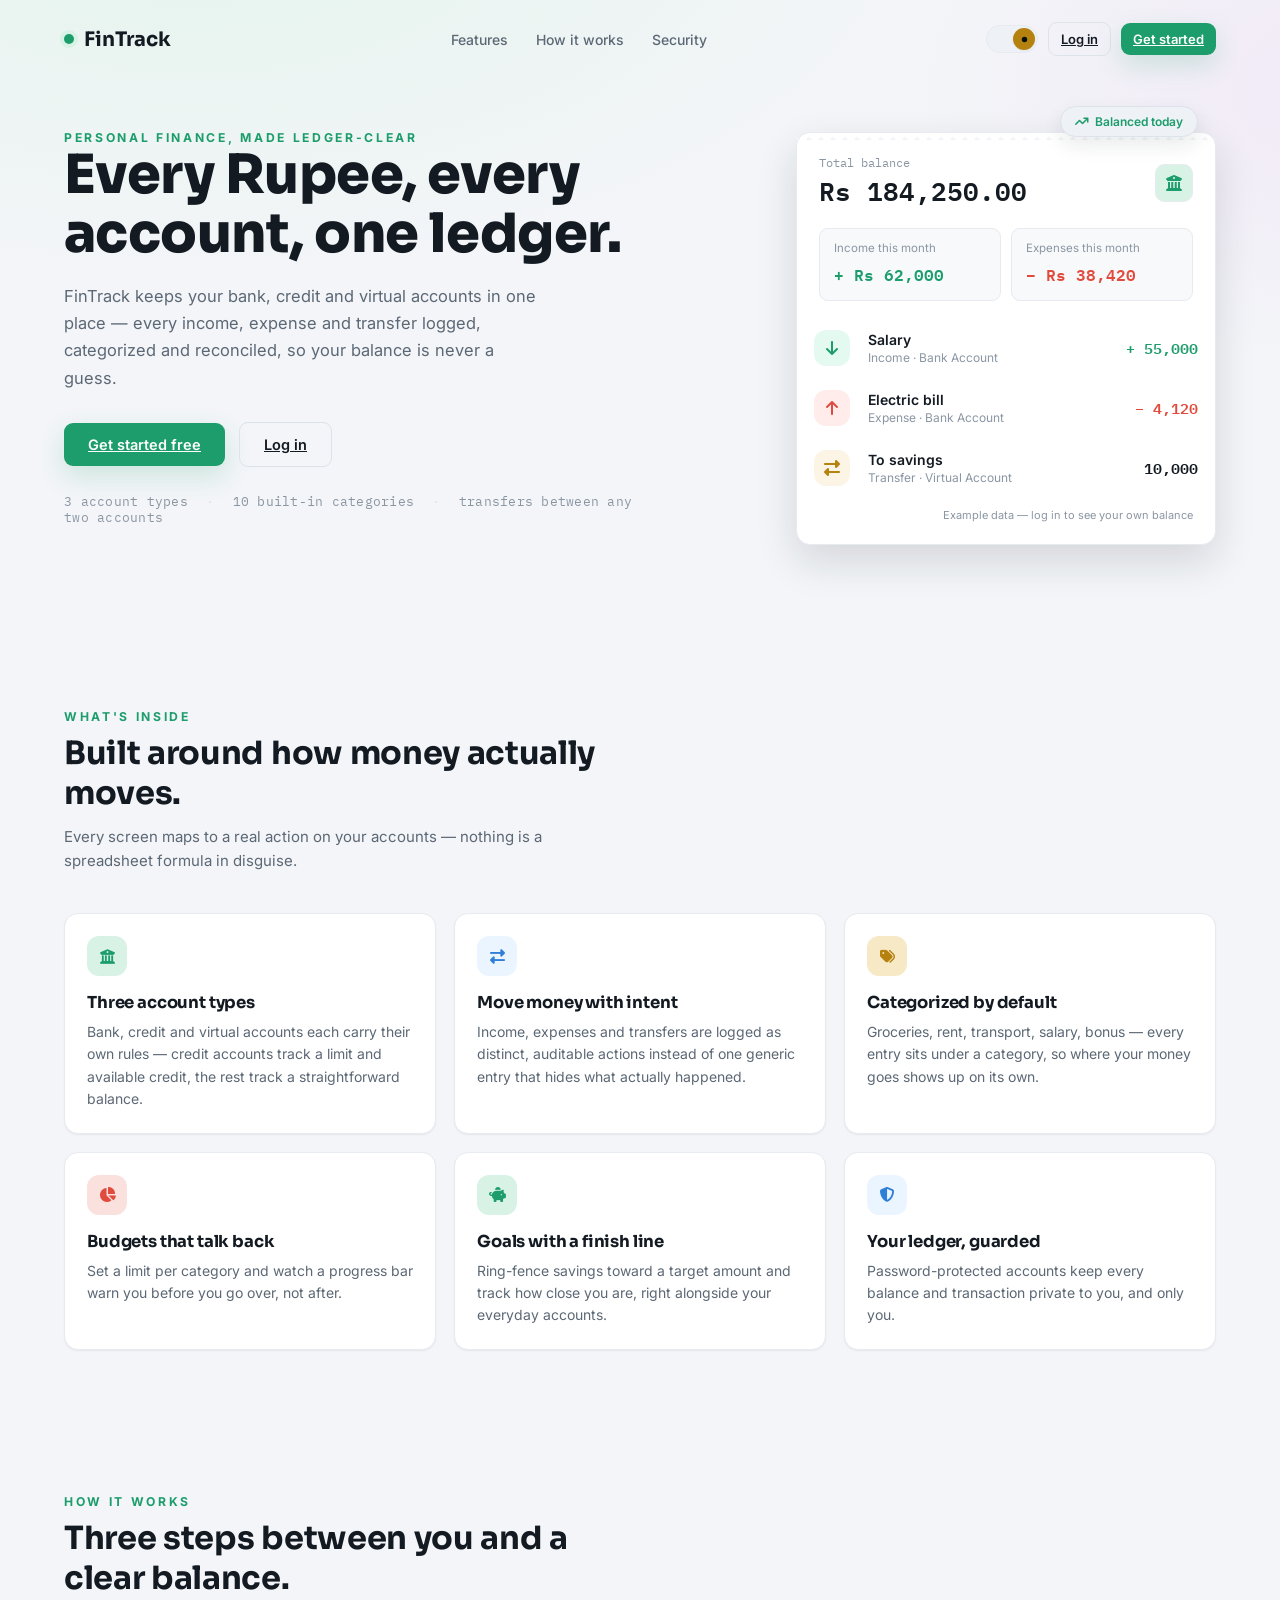
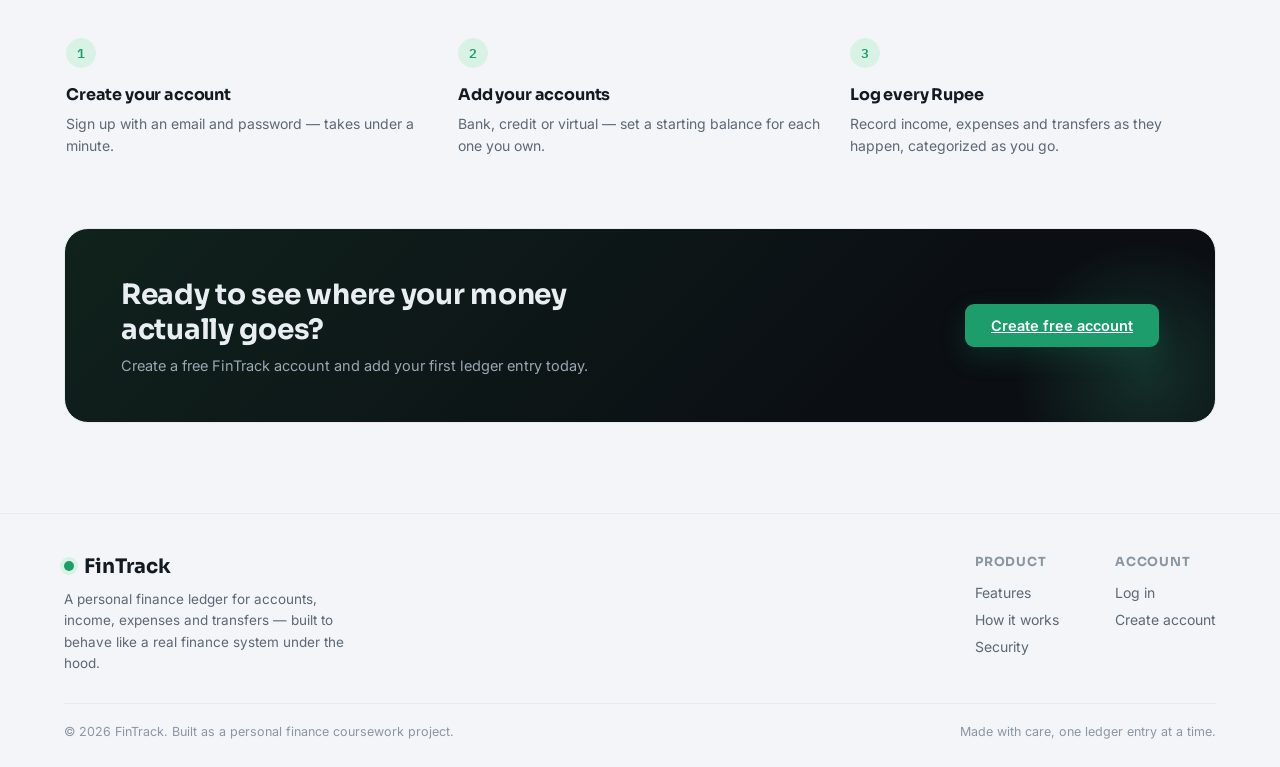
<file: web/index.html>
<!DOCTYPE html>
<html lang="en">
<head>
  <meta charset="UTF-8">
  <meta name="viewport" content="width=device-width, initial-scale=1.0">
  <meta name="theme-color" content="#0b0f14">
  <title>FinTrack · Personal Finance Management System</title>
  <meta name="description" content="Track bank, credit and virtual accounts, categorize every income and expense, and keep transfers, budgets and goals in one ledger.">
  <link rel="icon" type="image/svg+xml" href="static/favicon.svg">
  <link rel="stylesheet" href="static/css/Fintrack.css">
  <link rel="stylesheet" href="https://cdnjs.cloudflare.com/ajax/libs/font-awesome/6.5.2/css/all.min.css">
  <script src="static/js/theme.js"></script>
</head>
<body>
<a class="skip-link" href="#main-content">Skip to main content</a>

<header class="site-header">
  <div class="brand-mark"><span class="dot"></span> FinTrack</div>

  <nav class="site-nav site-nav-links" aria-label="Primary">
    <a href="#features">Features</a>
    <a href="#how-it-works">How it works</a>
    <a href="#security">Security</a>
  </nav>

  <div class="site-header-actions">
    <button class="theme-toggle" aria-label="Toggle theme" type="button">
      <span class="knob">
        <svg viewBox="0 0 24 24" fill="currentColor"><path d="M12 4V2M12 22v-2M4 12H2M22 12h-2M5 5l-1.4-1.4M19 19l-1.4-1.4M5 19l-1.4 1.4M19 5l-1.4 1.4"/><circle cx="12" cy="12" r="5"/></svg>
      </span>
    </button>
    <a href="login.html" class="btn btn-ghost btn-sm btn-inline">Log in</a>
    <a href="register.html" class="btn btn-primary btn-sm btn-inline">Get started</a>
  </div>
</header>

<main id="main-content">

  <section class="hero">
    <div class="hero-copy">
      <span class="eyebrow">Personal finance, made ledger-clear</span>
      <h1>Every Rupee, every account, one ledger.</h1>
      <p>FinTrack keeps your bank, credit and virtual accounts in one place — every income, expense and transfer logged, categorized and reconciled, so your balance is never a guess.</p>
      <div class="hero-actions">
        <a href="register.html" class="btn btn-primary">Get started free</a>
        <a href="login.html" class="btn btn-ghost">Log in</a>
      </div>
      <div class="hero-proof">
        3 account types <span class="sep">·</span> 10 built-in categories <span class="sep">·</span> transfers between any two accounts
      </div>
    </div>

    <div class="hero-visual">
      <div class="hero-badge-float"><i class="fa-solid fa-arrow-trend-up"></i> Balanced today</div>
      <div class="hero-preview-card receipt-edge">
        <div class="hero-preview-head">
          <div>
            <div class="label">Total balance</div>
            <div class="value mono">Rs 184,250.00</div>
          </div>
          <div class="account-icon bank"><i class="fa-solid fa-building-columns"></i></div>
        </div>

        <div class="hero-preview-stats">
          <div class="hero-mini-stat">
            <div class="label">Income this month</div>
            <div class="value income mono">+ Rs 62,000</div>
          </div>
          <div class="hero-mini-stat">
            <div class="label">Expenses this month</div>
            <div class="value expense mono">− Rs 38,420</div>
          </div>
        </div>

        <div class="hero-preview-rows">
          <div class="tx-row">
            <div class="tx-badge income"><i class="fa-solid fa-arrow-down"></i></div>
            <div class="tx-main">
              <div class="tx-title">Salary</div>
              <div class="tx-sub">Income · Bank Account</div>
            </div>
            <div class="tx-amount income mono">+ 55,000</div>
          </div>
          <div class="tx-row">
            <div class="tx-badge expense"><i class="fa-solid fa-arrow-up"></i></div>
            <div class="tx-main">
              <div class="tx-title">Electric bill</div>
              <div class="tx-sub">Expense · Bank Account</div>
            </div>
            <div class="tx-amount expense mono">− 4,120</div>
          </div>
          <div class="tx-row">
            <div class="tx-badge transfer"><i class="fa-solid fa-right-left"></i></div>
            <div class="tx-main">
              <div class="tx-title">To savings</div>
              <div class="tx-sub">Transfer · Virtual Account</div>
            </div>
            <div class="tx-amount mono">10,000</div>
          </div>
        </div>

        <div class="hero-preview-example">Example data — log in to see your own balance</div>
      </div>
    </div>
  </section>

  <section class="site-section" id="features">
    <div class="site-section-head">
      <span class="eyebrow">What's inside</span>
      <h2>Built around how money actually moves.</h2>
      <p>Every screen maps to a real action on your accounts — nothing is a spreadsheet formula in disguise.</p>
    </div>

    <div class="features-grid">
      <div class="feature-card">
        <div class="feature-icon"><i class="fa-solid fa-building-columns"></i></div>
        <h3>Three account types</h3>
        <p>Bank, credit and virtual accounts each carry their own rules — credit accounts track a limit and available credit, the rest track a straightforward balance.</p>
      </div>

      <div class="feature-card accent-focus">
        <div class="feature-icon"><i class="fa-solid fa-right-left"></i></div>
        <h3>Move money with intent</h3>
        <p>Income, expenses and transfers are logged as distinct, auditable actions instead of one generic entry that hides what actually happened.</p>
      </div>

      <div class="feature-card accent-gold">
        <div class="feature-icon"><i class="fa-solid fa-tags"></i></div>
        <h3>Categorized by default</h3>
        <p>Groceries, rent, transport, salary, bonus — every entry sits under a category, so where your money goes shows up on its own.</p>
      </div>

      <div class="feature-card accent-coral">
        <div class="feature-icon"><i class="fa-solid fa-chart-pie"></i></div>
        <h3>Budgets that talk back</h3>
        <p>Set a limit per category and watch a progress bar warn you before you go over, not after.</p>
      </div>

      <div class="feature-card">
        <div class="feature-icon"><i class="fa-solid fa-piggy-bank"></i></div>
        <h3>Goals with a finish line</h3>
        <p>Ring-fence savings toward a target amount and track how close you are, right alongside your everyday accounts.</p>
      </div>

      <div class="feature-card accent-focus" id="security">
        <div class="feature-icon"><i class="fa-solid fa-shield-halved"></i></div>
        <h3>Your ledger, guarded</h3>
        <p>Password-protected accounts keep every balance and transaction private to you, and only you.</p>
      </div>
    </div>
  </section>

  <section class="site-section" id="how-it-works">
    <div class="site-section-head">
      <span class="eyebrow">How it works</span>
      <h2>Three steps between you and a clear balance.</h2>
    </div>

    <div class="steps-row">
      <div class="step-item">
        <div class="step-num">1</div>
        <h3>Create your account</h3>
        <p>Sign up with an email and password — takes under a minute.</p>
      </div>
      <div class="step-item">
        <div class="step-num">2</div>
        <h3>Add your accounts</h3>
        <p>Bank, credit or virtual — set a starting balance for each one you own.</p>
      </div>
      <div class="step-item">
        <div class="step-num">3</div>
        <h3>Log every Rupee</h3>
        <p>Record income, expenses and transfers as they happen, categorized as you go.</p>
      </div>
    </div>
  </section>

  <section class="cta-banner">
    <div>
      <h2>Ready to see where your money actually goes?</h2>
      <p>Create a free FinTrack account and add your first ledger entry today.</p>
    </div>
    <a href="register.html" class="btn btn-primary">Create free account</a>
  </section>

</main>

<footer class="site-footer">
  <div class="footer-top">
    <div class="footer-brand">
      <div class="brand-mark"><span class="dot"></span> FinTrack</div>
      <p>A personal finance ledger for accounts, income, expenses and transfers — built to behave like a real finance system under the hood.</p>
    </div>

    <div class="footer-links">
      <div class="footer-col">
        <h4>Product</h4>
        <a href="#features">Features</a>
        <a href="#how-it-works">How it works</a>
        <a href="#security">Security</a>
      </div>
      <div class="footer-col">
        <h4>Account</h4>
        <a href="login.html">Log in</a>
        <a href="register.html">Create account</a>
      </div>
    </div>
  </div>

  <div class="footer-bottom">
    <span>© 2026 FinTrack. Built as a personal finance coursework project.</span>
    <span>Made with care, one ledger entry at a time.</span>
  </div>
</footer>

</body>
</html>
</file>
<file: web/static/css/Fintrack.css>
/* ==========================================================================
   FinTrack — shared styles
   Palette: deep charcoal-navy surface, mint = money in, coral = money out,
   gold = credit/attention. Numbers set in a mono face for tabular alignment.
   Signature motif: card headers get a torn-receipt edge.
   ========================================================================== */

@import url('https://fonts.googleapis.com/css2?family=Sora:wght@400;600;700;800&family=Inter:wght@400;500;600&family=IBM+Plex+Mono:wght@400;500;600&display=swap');

:root {
    --bg: #0b0f14;
    --bg-glow: radial-gradient(1200px 600px at 15% -10%, #10221c 0%, transparent 60%),
    radial-gradient(900px 500px at 110% 10%, #1a1420 0%, transparent 55%);
    --surface: #12181f;
    --surface-2: #171f27;
    --surface-3: #1c252f;
    --border: #232d38;
    --border-soft: #1a222b;
    --text: #e9eef3;
    --text-dim: #8b98a6;
    --text-faint: #5c6774;
    --mint: #45d99a;
    --mint-dim: #1f4a3b;
    --coral: #ff7a6f;
    --coral-dim: #4a2620;
    --gold: #e8b04b;
    --gold-dim: #4a3a1a;
    --focus: #6fb8ff;

    --font-display: 'Sora', sans-serif;
    --font-body: 'Inter', sans-serif;
    --font-mono: 'IBM Plex Mono', monospace;

    --radius: 14px;
    --radius-sm: 9px;

    --shadow-sm: 0 1px 2px rgba(0,0,0,0.24);
    --shadow-md: 0 8px 20px rgba(0,0,0,0.28);
    --shadow-lg: 0 16px 40px rgba(0,0,0,0.38);
    --shadow-mint: 0 10px 26px rgba(69,217,154,0.22);
    --ease: cubic-bezier(.2,.8,.2,1);
}

/* --------------------------------------------------------------------------
   Light theme — toggled by adding data-theme="light" to <html>
   -------------------------------------------------------------------------- */
:root[data-theme="light"] {
    --bg: #f3f5f8;
    --bg-glow: radial-gradient(1200px 600px at 15% -10%, #e4f4ec 0%, transparent 60%),
    radial-gradient(900px 500px at 110% 10%, #f1e8f7 0%, transparent 55%);
    --surface: #ffffff;
    --surface-2: #f7f9fb;
    --surface-3: #eef1f5;
    --border: #dde3ea;
    --border-soft: #e7ebf0;
    --text: #131a22;
    --text-dim: #5c6875;
    --text-faint: #8b96a3;
    --mint: #1c9d6b;
    --mint-dim: #d9f2e6;
    --coral: #e14b3d;
    --coral-dim: #fbe1de;
    --gold: #b5810f;
    --gold-dim: #f7e8c6;
    --focus: #2f7fd6;

    --shadow-sm: 0 1px 2px rgba(20,30,40,0.06);
    --shadow-md: 0 8px 20px rgba(20,30,40,0.09);
    --shadow-lg: 0 16px 40px rgba(20,30,40,0.14);
    --shadow-mint: 0 10px 26px rgba(28,157,107,0.18);
}
:root[data-theme="light"] .btn-primary,
:root[data-theme="light"] .fab { color: #ffffff; }
:root[data-theme="light"] ::selection { background: var(--mint-dim); color: var(--mint); }

* { box-sizing: border-box; }

html, body {
    margin: 0;
    padding: 0;
    min-height: 100%;
    background-color: var(--bg);
    background-image: var(--bg-glow);
    background-attachment: fixed;
    color: var(--text);
    font-family: var(--font-body);
    -webkit-font-smoothing: antialiased;
}

html { color-scheme: dark; }
:root[data-theme="light"] { color-scheme: light; }

/* Smooth, consistent motion across every interactive element */
a, button, input, select, .card, .stat-card, .account-row, .tx-row,
.nav-link, .progress-fill, .modal, .modal-overlay, .toast {
    transition: background-color .18s var(--ease), border-color .18s var(--ease),
    color .18s var(--ease), transform .18s var(--ease), box-shadow .18s var(--ease),
    opacity .18s var(--ease);
}

@media (prefers-reduced-motion: reduce) {
    *, *::before, *::after {
        animation-duration: 0.001ms !important;
        animation-iteration-count: 1 !important;
        transition-duration: 0.001ms !important;
        scroll-behavior: auto !important;
    }
}

/* Skip link for keyboard users */
.skip-link {
    position: absolute; left: 12px; top: -48px;
    background: var(--mint); color: #06110c; font-weight: 700;
    padding: 10px 16px; border-radius: 8px; z-index: 200;
    transition: top .15s var(--ease);
}
.skip-link:focus { top: 12px; }

/* --------------------------------------------------------------------------
   Theme toggle switch
   -------------------------------------------------------------------------- */
.theme-toggle {
    display: inline-flex;
    align-items: center;
    background: var(--surface-3);
    border: 1px solid var(--border-soft);
    border-radius: 20px;
    padding: 3px;
    cursor: pointer;
    position: relative;
    width: 52px;
    height: 28px;
    flex-shrink: 0;
}
.theme-toggle .knob {
    position: absolute;
    top: 2px; left: 2px;
    width: 22px; height: 22px;
    border-radius: 50%;
    background: var(--mint);
    display: flex; align-items: center; justify-content: center;
    color: #06110c;
    box-shadow: var(--shadow-sm);
    transition: transform .22s var(--ease), background .18s var(--ease);
}
.theme-toggle .knob svg { width: 13px; height: 13px; }
:root[data-theme="light"] .theme-toggle .knob { transform: translateX(24px); background: var(--gold); }

.theme-toggle-row {
    display: flex; align-items: center; justify-content: space-between;
    gap: 10px; margin-top: 12px; padding: 10px 2px 0;
    border-top: 1px solid var(--border-soft);
    font-size: 12.5px; color: var(--text-faint);
}

h1, h2, h3, h4 {
    font-family: var(--font-display);
    margin: 0;
    letter-spacing: -0.01em;
}

p { margin: 0; }

a { color: inherit; }

button, input, select {
    font-family: inherit;
    color: inherit;
}

::selection { background: var(--mint-dim); color: var(--mint); }

/* Scrollbar */
::-webkit-scrollbar { width: 10px; height: 10px; }
::-webkit-scrollbar-track { background: transparent; }
::-webkit-scrollbar-thumb { background: var(--surface-3); border-radius: 8px; }
::-webkit-scrollbar-thumb:hover { background: var(--border); }

.mono { font-family: var(--font-mono); }

/* Focus visibility */
a:focus-visible, button:focus-visible, input:focus-visible, select:focus-visible {
    outline: 2px solid var(--focus);
    outline-offset: 2px;
}

/* --------------------------------------------------------------------------
   Auth pages (login / register)
   -------------------------------------------------------------------------- */
.auth-shell {
    min-height: 100vh;
    display: grid;
    grid-template-columns: 1.1fr 1fr;
}

@media (max-width: 900px) {
    .auth-shell { grid-template-columns: 1fr; }
    .auth-side { display: none; }
}

.auth-side {
    position: relative;
    padding: 56px;
    display: flex;
    flex-direction: column;
    justify-content: space-between;
    background: linear-gradient(160deg, #0e1a16 0%, #0b0f14 55%);
    border-right: 1px solid var(--border-soft);
    overflow: hidden;
}

.auth-side::after {
    content: "";
    position: absolute;
    inset: 0;
    background-image:
            repeating-linear-gradient(0deg, rgba(255,255,255,0.025) 0 1px, transparent 1px 34px),
            repeating-linear-gradient(90deg, rgba(255,255,255,0.025) 0 1px, transparent 1px 34px);
    mask-image: radial-gradient(circle at 30% 20%, black, transparent 70%);
    pointer-events: none;
}

.brand-mark {
    display: flex;
    align-items: center;
    gap: 10px;
    font-family: var(--font-display);
    font-weight: 700;
    font-size: 20px;
    z-index: 1;
}

.brand-mark .dot {
    width: 10px; height: 10px; border-radius: 50%;
    background: var(--mint);
    box-shadow: 0 0 0 4px var(--mint-dim);
}

.auth-side-copy { z-index: 1; max-width: 420px; }

.auth-side-copy h1 {
    font-size: 40px;
    line-height: 1.15;
    font-weight: 800;
    margin-bottom: 16px;
}

.auth-side-copy p {
    color: var(--text-dim);
    font-size: 15px;
    line-height: 1.6;
}

.side-sparkline {
    z-index: 1;
    margin-top: 40px;
}

.auth-side-foot {
    z-index: 1;
    color: var(--text-faint);
    font-size: 13px;
}

/* The side panel keeps a hardcoded dark background in both themes (it's a
   fixed decorative surface, not the page background), so its text must stay
   pinned to light values instead of following --text / --text-dim, which flip
   dark in light mode and would otherwise disappear against this panel. */
:root[data-theme="light"] .auth-side .brand-mark,
:root[data-theme="light"] .auth-side-copy h1 {
    color: #e9eef3;
}
:root[data-theme="light"] .auth-side-copy p {
    color: #9aa7b4;
}
:root[data-theme="light"] .auth-side-foot {
    color: #6b7684;
}

.auth-main {
    display: flex;
    align-items: center;
    justify-content: center;
    padding: 40px 24px;
}

.auth-card {
    width: 100%;
    max-width: 400px;
    animation: auth-in .45s var(--ease);
}
@keyframes auth-in { from { opacity: 0; transform: translateY(10px); } to { opacity: 1; transform: translateY(0); } }

.auth-card-head { margin-bottom: 28px; }

.auth-card-head .eyebrow {
    font-family: var(--font-mono);
    font-size: 12px;
    letter-spacing: 0.08em;
    color: var(--mint);
    text-transform: uppercase;
    margin-bottom: 10px;
    display: block;
}

.auth-card-head h2 {
    font-size: 28px;
    margin-bottom: 8px;
}

.auth-card-head p {
    color: var(--text-dim);
    font-size: 14.5px;
}

.field { margin-bottom: 18px; }

.field label {
    display: block;
    font-size: 13px;
    font-weight: 500;
    color: var(--text-dim);
    margin-bottom: 7px;
}

.field input, .field select {
    width: 100%;
    background: var(--surface);
    border: 1px solid var(--border);
    border-radius: var(--radius-sm);
    padding: 12px 14px;
    font-size: 14.5px;
    color: var(--text);
    transition: border-color .15s ease, background .15s ease;
}

.field input::placeholder { color: var(--text-faint); }

.field input:focus, .field select:focus {
    border-color: var(--mint);
    background: var(--surface-2);
    outline: none;
    box-shadow: 0 0 0 3px var(--mint-dim);
}

.field input:hover, .field select:hover { border-color: var(--text-faint); }

.field-hint {
    font-size: 12.5px;
    color: var(--text-faint);
    margin-top: 6px;
}

.btn {
    display: inline-flex;
    align-items: center;
    justify-content: center;
    gap: 8px;
    border: none;
    border-radius: var(--radius-sm);
    padding: 12px 18px;
    font-size: 14.5px;
    font-weight: 600;
    cursor: pointer;
    transition: transform .1s ease, filter .15s ease, background .15s ease;
    font-family: var(--font-body);
}

.btn:active { transform: translateY(1px) scale(0.99); }

.btn-primary {
    background: var(--mint);
    color: #06110c;
    width: 100%;
    box-shadow: var(--shadow-mint);
}
.btn-primary:hover { filter: brightness(1.08); box-shadow: 0 12px 30px rgba(69,217,154,0.3); transform: translateY(-1px); }
.btn-primary:disabled { opacity: 0.6; cursor: not-allowed; box-shadow: none; transform: none; }

.btn-ghost {
    background: transparent;
    border: 1px solid var(--border);
    color: var(--text);
}
.btn-ghost:hover { border-color: var(--mint); color: var(--mint); background: var(--surface-2); }

.btn-danger {
    background: var(--coral-dim);
    color: var(--coral);
}
.btn-danger:hover { filter: brightness(1.15); }

.btn-sm { padding: 8px 12px; font-size: 13px; }

.auth-switch {
    margin-top: 22px;
    text-align: center;
    font-size: 14px;
    color: var(--text-dim);
}
.auth-switch a { color: var(--mint); font-weight: 600; text-decoration: none; }
.auth-switch a:hover { text-decoration: underline; }

.alert {
    display: none;
    align-items: flex-start;
    gap: 10px;
    padding: 11px 14px;
    border-radius: var(--radius-sm);
    font-size: 13.5px;
    margin-bottom: 18px;
    line-height: 1.5;
}
.alert.show { display: flex; }
.alert-error {
    background: var(--coral-dim);
    color: #ffb3ab;
    border: 1px solid rgba(255,122,111,0.35);
}
.alert-success {
    background: var(--mint-dim);
    color: #a9f0cf;
    border: 1px solid rgba(69,217,154,0.35);
}

/* --------------------------------------------------------------------------
   Dashboard shell
   -------------------------------------------------------------------------- */
.app-shell {
    display: grid;
    grid-template-columns: 240px 1fr;
    min-height: 100vh;
}

@media (max-width: 860px) {
    .app-shell { grid-template-columns: 1fr; }
    .sidebar { position: fixed; z-index: 40; top: 0; left: 0; height: 100vh;
        transform: translateX(-100%); transition: transform .2s ease; }
    .sidebar.open { transform: translateX(0); }
    .main-col { padding-top: 64px; }
    .mobile-topbar { display: flex !important; }
}

.sidebar {
    background: var(--surface);
    border-right: 1px solid var(--border-soft);
    padding: 24px 18px;
    display: flex;
    flex-direction: column;
    gap: 6px;
}

.sidebar .brand-mark { padding: 6px 10px 22px; }

.nav-link {
    position: relative;
    display: flex;
    align-items: center;
    gap: 11px;
    padding: 11px 12px;
    border-radius: var(--radius-sm);
    color: var(--text-dim);
    text-decoration: none;
    font-size: 14.5px;
    font-weight: 500;
    cursor: pointer;
    border: none;
    background: none;
    width: 100%;
    text-align: left;
}
.nav-link::before {
    content: "";
    position: absolute;
    left: -18px; top: 50%; transform: translateY(-50%);
    width: 3px; height: 0;
    border-radius: 0 3px 3px 0;
    background: var(--mint);
    transition: height .18s var(--ease);
}
.nav-link:hover { background: var(--surface-2); color: var(--text); }
.nav-link.active { background: var(--surface-2); color: var(--mint); }
.nav-link.active::before { height: 20px; }
.nav-link svg { width: 18px; height: 18px; flex-shrink: 0; }

.sidebar-foot {
    margin-top: auto;
    border-top: 1px solid var(--border-soft);
    padding-top: 14px;
}

.user-chip {
    display: flex;
    align-items: center;
    gap: 10px;
    padding: 8px 10px;
    border-radius: var(--radius-sm);
}

.user-avatar {
    width: 32px; height: 32px; border-radius: 50%;
    background: linear-gradient(135deg, var(--mint), #1c8f65);
    display: flex; align-items: center; justify-content: center;
    font-family: var(--font-display); font-weight: 700; font-size: 13px;
    color: #06110c; flex-shrink: 0;
}

.user-chip-info { min-width: 0; }
.user-chip-name { font-size: 13.5px; font-weight: 600; white-space: nowrap; overflow: hidden; text-overflow: ellipsis; }
.user-chip-email { font-size: 12px; color: var(--text-faint); white-space: nowrap; overflow: hidden; text-overflow: ellipsis; }

.mobile-topbar {
    display: none;
    position: fixed; top: 0; left: 0; right: 0; z-index: 30;
    height: 56px; align-items: center; justify-content: space-between;
    padding: 0 16px; background: var(--surface); border-bottom: 1px solid var(--border-soft);
}

.main-col { padding: 32px 40px 60px; max-width: 1180px; }

@media (max-width: 640px) {
    .main-col { padding: 20px 16px 60px; }
}

.page-head {
    display: flex;
    align-items: flex-start;
    justify-content: space-between;
    gap: 20px;
    margin-bottom: 28px;
    flex-wrap: wrap;
}

.page-head h1 { font-size: 26px; margin-bottom: 6px; }
.page-head .sub { color: var(--text-dim); font-size: 14.5px; }

/* Cards */
.card {
    background: var(--surface);
    border: 1px solid var(--border-soft);
    border-radius: var(--radius);
    padding: 22px;
    box-shadow: var(--shadow-sm);
}

.receipt-edge {
    position: relative;
}
.receipt-edge::before {
    content: "";
    position: absolute;
    top: -1px; left: 0; right: 0; height: 8px;
    background:
            linear-gradient(-45deg, var(--bg) 5px, transparent 0),
            linear-gradient(45deg, var(--bg) 5px, transparent 0);
    background-size: 12px 12px;
    background-position: left top;
    background-repeat: repeat-x;
}

.grid-stats {
    display: grid;
    grid-template-columns: repeat(4, 1fr);
    gap: 16px;
    margin-bottom: 24px;
}
@media (max-width: 980px) { .grid-stats { grid-template-columns: repeat(2, 1fr); } }
@media (max-width: 520px) { .grid-stats { grid-template-columns: 1fr; } }

.stat-card {
    background: var(--surface);
    border: 1px solid var(--border-soft);
    border-radius: var(--radius);
    padding: 18px 20px;
    box-shadow: var(--shadow-sm);
}
.stat-card:hover {
    border-color: var(--border);
    box-shadow: var(--shadow-md);
    transform: translateY(-2px);
}

.stat-label {
    font-size: 12.5px;
    color: var(--text-dim);
    font-weight: 500;
    margin-bottom: 10px;
    display: flex;
    align-items: center;
    gap: 7px;
}
.stat-label svg { width: 14px; height: 14px; flex-shrink: 0; opacity: 0.9; }

.stat-value {
    font-family: var(--font-mono);
    font-size: 24px;
    font-weight: 600;
    letter-spacing: -0.01em;
}

.stat-value.positive { color: var(--mint); }
.stat-value.negative { color: var(--coral); }

.two-col {
    display: grid;
    grid-template-columns: 1.4fr 1fr;
    gap: 20px;
    align-items: start;
}
@media (max-width: 900px) { .two-col { grid-template-columns: 1fr; } }

.card-title {
    display: flex;
    align-items: center;
    justify-content: space-between;
    margin-bottom: 18px;
}
.card-title h3 { font-size: 16px; }
.card-title .link-btn {
    font-size: 13px; color: var(--mint); background: none; border: none;
    cursor: pointer; font-weight: 600; font-family: var(--font-body);
}

/* Accounts list */
.account-row {
    display: flex;
    align-items: center;
    justify-content: space-between;
    padding: 14px 10px;
    margin: 0 -10px;
    border-bottom: 1px solid var(--border-soft);
    border-radius: var(--radius-sm);
    gap: 12px;
}
.account-row:last-child { border-bottom: none; }
.account-row:hover { background: var(--surface-2); border-bottom-color: transparent; }
.account-row:hover + .account-row { border-bottom-color: transparent; }

.account-info { display: flex; align-items: center; gap: 12px; min-width: 0; }

.account-icon {
    width: 38px; height: 38px; border-radius: 10px;
    display: flex; align-items: center; justify-content: center;
    flex-shrink: 0;
    background: var(--surface-3);
    box-shadow: inset 0 0 0 1px var(--border-soft);
}
.account-icon.bank { color: var(--mint); background: var(--mint-dim); }
.account-icon.credit { color: var(--gold); background: var(--gold-dim); }
.account-icon.virtual { color: var(--focus); background: rgba(111, 184, 255, 0.16); }

.account-name { font-size: 14.5px; font-weight: 600; }
.account-type { font-size: 12px; color: var(--text-faint); }

.account-balance { font-family: var(--font-mono); font-size: 15px; font-weight: 600; text-align: right; flex-shrink: 0; }
.account-sub { font-size: 11.5px; color: var(--text-faint); text-align: right; }

.account-actions { display: flex; gap: 6px; }
.icon-btn {
    background: none; border: none; color: var(--text-faint); cursor: pointer;
    padding: 6px; border-radius: 7px; display: flex;
}
.icon-btn:hover { background: var(--surface-3); color: var(--coral); }
.icon-btn svg { width: 16px; height: 16px; }

/* Transactions table */
.tx-row {
    display: grid;
    grid-template-columns: 40px 1fr auto;
    align-items: center;
    gap: 12px;
    padding: 12px 10px;
    margin: 0 -10px;
    border-bottom: 1px solid var(--border-soft);
    border-radius: var(--radius-sm);
}
.tx-row:last-child { border-bottom: none; }
.tx-row:hover { background: var(--surface-2); border-bottom-color: transparent; }

.tx-badge {
    width: 34px; height: 34px; border-radius: 10px;
    display: flex; align-items: center; justify-content: center;
}
.tx-badge.income { background: var(--mint-dim); color: var(--mint); }
.tx-badge.expense { background: var(--coral-dim); color: var(--coral); }
.tx-badge.transfer { background: var(--gold-dim); color: var(--gold); }

.tx-main .tx-title { font-size: 14px; font-weight: 600; }
.tx-main .tx-sub { font-size: 12px; color: var(--text-faint); margin-top: 2px; }

.tx-amount { font-family: var(--font-mono); font-weight: 600; font-size: 14.5px; white-space: nowrap; }
.tx-amount.income { color: var(--mint); }
.tx-amount.expense { color: var(--coral); }

.empty-state {
    text-align: center;
    padding: 40px 20px;
    color: var(--text-faint);
}
.empty-state svg {
    width: 22px; height: 22px; margin-bottom: 14px; opacity: 0.85;
    padding: 13px;
    box-sizing: content-box;
    border-radius: 50%;
    background: var(--surface-3);
    box-shadow: inset 0 0 0 1px var(--border-soft);
}
.empty-state p { font-size: 14px; margin-bottom: 14px; }

/* Budgets / goals */
.budget-item, .goal-item { margin-bottom: 18px; }
.budget-item:last-child, .goal-item:last-child { margin-bottom: 0; }

.budget-head { display: flex; justify-content: space-between; align-items: baseline; margin-bottom: 8px; }
.budget-head .name { font-size: 14px; font-weight: 600; }
.budget-head .amounts { font-family: var(--font-mono); font-size: 12.5px; color: var(--text-dim); }

.progress-track {
    height: 8px;
    background: var(--surface-3);
    border-radius: 20px;
    overflow: hidden;
    box-shadow: inset 0 1px 2px rgba(0,0,0,0.25);
}
.progress-fill {
    height: 100%; border-radius: 20px; background: var(--mint);
    transition: width .5s var(--ease);
    background-image: linear-gradient(90deg, transparent, rgba(255,255,255,0.15));
}
.progress-fill.over { background-color: var(--coral); }
.progress-fill.warn { background-color: var(--gold); }

/* Modal */
.modal-overlay {
    position: fixed; inset: 0; background: rgba(5,8,11,0.7);
    display: none; align-items: center; justify-content: center; z-index: 50;
    padding: 20px; backdrop-filter: blur(2px);
}
.modal-overlay.open { display: flex; }

.modal {
    background: var(--surface-2);
    border: 1px solid var(--border);
    border-radius: var(--radius);
    padding: 26px;
    width: 100%;
    max-width: 420px;
    max-height: 90vh;
    overflow-y: auto;
    box-shadow: var(--shadow-lg);
    animation: modal-in .2s var(--ease);
}
@keyframes modal-in { from { opacity: 0; transform: translateY(8px) scale(0.98); } to { opacity: 1; transform: translateY(0) scale(1); } }

.modal-head {
    display: flex; align-items: center; justify-content: space-between;
    margin-bottom: 20px;
}
.modal-head h3 { font-size: 18px; }
.modal-close { background: none; border: none; color: var(--text-faint); cursor: pointer; padding: 4px; }

.form-row { display: grid; grid-template-columns: 1fr 1fr; gap: 12px; }

.tab-group {
    display: flex;
    background: var(--surface);
    border: 1px solid var(--border);
    border-radius: var(--radius-sm);
    padding: 3px;
    margin-bottom: 20px;
}
.tab-btn {
    flex: 1; text-align: center; padding: 9px; border: none; background: none;
    color: var(--text-dim); font-weight: 600; font-size: 13.5px; border-radius: 7px; cursor: pointer;
}
.tab-btn.active { background: var(--surface-3); color: var(--text); box-shadow: var(--shadow-sm); }

.fab {
    position: fixed;
    bottom: 28px; right: 32px;
    width: 54px; height: 54px; border-radius: 50%;
    background: var(--mint); color: #06110c;
    display: flex; align-items: center; justify-content: center;
    border: none; cursor: pointer; box-shadow: 0 8px 24px rgba(69,217,154,0.35);
    z-index: 20;
}
.fab:hover { filter: brightness(1.08); transform: translateY(-2px) scale(1.03); box-shadow: 0 12px 30px rgba(69,217,154,0.45); }
.fab svg { width: 24px; height: 24px; }

@media (min-width: 861px) { .fab { display: none; } }

.toast-stack {
    position: fixed; top: 20px; right: 20px; z-index: 100;
    display: flex; flex-direction: column; gap: 10px;
}
.toast {
    background: var(--surface-2);
    border: 1px solid var(--border);
    border-left: 3px solid var(--mint);
    padding: 12px 16px;
    border-radius: 8px;
    font-size: 13.5px;
    min-width: 240px;
    box-shadow: var(--shadow-lg);
    animation: toast-in .25s var(--ease);
}
.toast.error { border-left-color: var(--coral); }
@keyframes toast-in { from { opacity: 0; transform: translateX(16px); } to { opacity: 1; transform: translateX(0); } }

.section-gap { margin-bottom: 24px; }

.hide { display: none !important; }

/* Mobile sidebar backdrop */
.sidebar-backdrop {
    display: none;
    position: fixed; inset: 0;
    background: rgba(3,6,9,0.55);
    z-index: 35;
}
@media (max-width: 860px) {
    .sidebar-backdrop.show { display: block; animation: fade-in .18s var(--ease); }
}
@keyframes fade-in { from { opacity: 0; } to { opacity: 1; } }

/* Skeleton loading placeholders */
.skeleton {
    position: relative;
    overflow: hidden;
    background: var(--surface-3);
    border-radius: 6px;
    color: transparent !important;
}
.skeleton::after {
    content: "";
    position: absolute; inset: 0;
    transform: translateX(-100%);
    background: linear-gradient(90deg, transparent, rgba(255,255,255,0.08), transparent);
    animation: skeleton-sheen 1.3s infinite;
}
:root[data-theme="light"] .skeleton::after {
    background: linear-gradient(90deg, transparent, rgba(20,30,40,0.06), transparent);
}
@keyframes skeleton-sheen { to { transform: translateX(100%); } }

/* Better touch targets + hover affordance on small screens */
@media (hover: none) {
    .icon-btn, .nav-link, .btn { min-height: 40px; }
}

/* Subtle number count-up affordance */
.stat-value { font-variant-numeric: tabular-nums; }

/* Password visibility toggle used on auth forms */
.field-with-action { position: relative; }
.field-with-action input { padding-right: 44px; }
.field-toggle-btn {
    position: absolute; right: 6px; top: 34px;
    background: none; border: none; color: var(--text-faint);
    cursor: pointer; padding: 8px; border-radius: 7px; display: flex;
}
.field-toggle-btn:hover { color: var(--mint); background: var(--surface-3); }
.field-toggle-btn svg { width: 17px; height: 17px; }

/* --------------------------------------------------------------------------
   Premium dashboard UI
   -------------------------------------------------------------------------- */
:root {
    --panel: rgba(15, 23, 42, 0.82);
    --panel-strong: rgba(20, 29, 43, 0.95);
    --glass-border: rgba(255, 255, 255, 0.08);
    --shadow-soft: 0 20px 45px rgba(2, 6, 23, 0.22);
    --transition: 0.25s cubic-bezier(.2,.8,.2,1);
}

:root[data-theme="light"] {
    --panel: rgba(255, 255, 255, 0.9);
    --panel-strong: rgba(248, 250, 252, 0.98);
    --glass-border: rgba(15, 23, 42, 0.08);
    --shadow-soft: 0 20px 45px rgba(15, 23, 42, 0.10);
}

body {
    min-height: 100vh;
}

.app-shell {
    display: grid;
    grid-template-columns: 280px minmax(0, 1fr);
    min-height: 100vh;
}

.sidebar {
    position: sticky;
    top: 0;
    height: 100vh;
    padding: 24px 18px;
    background: linear-gradient(180deg, rgba(7, 11, 20, 0.96), rgba(11, 18, 32, 0.96));
    border-right: 1px solid var(--border-soft);
    backdrop-filter: blur(20px);
    box-shadow: 10px 0 30px rgba(0, 0, 0, 0.18);
}

:root[data-theme="light"] .sidebar {
    background: linear-gradient(180deg, rgba(255, 255, 255, 0.98), rgba(246, 248, 252, 0.98));
}

.sidebar .brand-mark {
    padding: 4px 8px 22px;
    margin-bottom: 8px;
}

.sidebar .brand-mark .brand-name {
    font-size: 1.02rem;
    font-weight: 700;
}

.sidebar .brand-mark .brand-subtitle {
    margin-top: 2px;
    font-size: 0.72rem;
    letter-spacing: 0.2em;
    text-transform: uppercase;
    color: var(--text-dim);
}

.profile-card {
    display: flex;
    align-items: center;
    gap: 12px;
    padding: 12px;
    margin: 0 0 16px;
    border: 1px solid var(--glass-border);
    border-radius: 18px;
    background: linear-gradient(135deg, rgba(69, 217, 154, 0.12), rgba(111, 184, 255, 0.11));
    box-shadow: var(--shadow-soft);
}

.profile-card .user-avatar {
    width: 44px;
    height: 44px;
    border-radius: 14px;
    font-size: 0.95rem;
}

.profile-name {
    font-weight: 700;
    color: var(--text);
}

.profile-role {
    font-size: 0.8rem;
    color: var(--text-dim);
}

.sidebar-nav {
    display: flex;
    flex-direction: column;
    gap: 4px;
}

.nav-link {
    position: relative;
    display: flex;
    align-items: center;
    gap: 10px;
    padding: 11px 12px;
    border-radius: 14px;
    color: var(--text-dim);
    border: 1px solid transparent;
    background: transparent;
    overflow: hidden;
}

.nav-link::after {
    content: "";
    position: absolute;
    inset: 0;
    background: linear-gradient(90deg, rgba(69, 217, 154, 0.12), transparent);
    opacity: 0;
    transition: opacity var(--transition);
}

.nav-link:hover,
.nav-link.active {
    color: var(--text);
    background: rgba(255, 255, 255, 0.05);
    border-color: var(--glass-border);
    transform: translateX(2px);
}

.nav-link:hover::after,
.nav-link.active::after {
    opacity: 1;
}

.nav-link.active {
    color: var(--mint);
    box-shadow: inset 0 0 0 1px rgba(69, 217, 154, 0.12);
}

.nav-link i {
    width: 18px;
    text-align: center;
}

.danger-link {
    color: var(--coral);
}

.sidebar-foot {
    margin-top: auto;
    padding-top: 16px;
}

.main-col {
    padding: 24px 28px 60px;
    max-width: 1380px;
    width: 100%;
}

.topbar {
    display: flex;
    align-items: center;
    justify-content: space-between;
    gap: 16px;
    padding: 16px 18px;
    margin-bottom: 24px;
    border: 1px solid var(--glass-border);
    border-radius: 22px;
    background: var(--panel);
    box-shadow: var(--shadow-soft);
    backdrop-filter: blur(20px);
}

.topbar-search {
    display: flex;
    align-items: center;
    gap: 10px;
    flex: 1;
    min-width: 220px;
    padding: 10px 14px;
    border-radius: 999px;
    background: rgba(255, 255, 255, 0.04);
    border: 1px solid var(--glass-border);
    color: var(--text-dim);
}

.topbar-search input {
    width: 100%;
    border: 0;
    outline: 0;
    background: transparent;
    color: var(--text);
}

.topbar-actions {
    display: flex;
    align-items: center;
    gap: 10px;
    flex-wrap: wrap;
}

.date-pill,
.status-pill,
.user-pill,
.pill,
.search-pill,
.action-btn {
    display: inline-flex;
    align-items: center;
    gap: 8px;
    border-radius: 999px;
    border: 1px solid var(--glass-border);
    background: rgba(255, 255, 255, 0.05);
    color: var(--text);
}

.date-pill,
.status-pill {
    padding: 9px 12px;
    color: var(--text-dim);
}

.user-pill {
    padding: 7px 10px;
    gap: 8px;
    cursor: pointer;
}

.user-pill-avatar {
    width: 32px;
    height: 32px;
    border-radius: 50%;
    display: grid;
    place-items: center;
    background: linear-gradient(135deg, var(--mint), var(--focus));
    color: #041018;
    font-weight: 700;
    font-size: 0.8rem;
}

.page-head {
    display: flex;
    align-items: flex-start;
    justify-content: space-between;
    gap: 16px;
    margin-bottom: 22px;
    flex-wrap: wrap;
}

.eyebrow {
    margin-bottom: 6px;
    font-size: 0.76rem;
    letter-spacing: 0.22em;
    text-transform: uppercase;
    color: var(--mint);
    font-weight: 700;
}

.page-head h1 {
    font-size: 1.85rem;
}

.page-head .sub {
    margin-top: 6px;
    color: var(--text-dim);
    max-width: 720px;
}

.summary-grid {
    display: grid;
    grid-template-columns: repeat(4, minmax(0, 1fr));
    gap: 16px;
    margin-bottom: 18px;
}

.stat-card {
    position: relative;
    overflow: hidden;
    padding: 20px;
    border-radius: 20px;
    border: 1px solid var(--glass-border);
    background: var(--panel);
    box-shadow: var(--shadow-soft);
    transition: transform var(--transition), box-shadow var(--transition), border-color var(--transition);
}

.stat-card::before {
    content: "";
    position: absolute;
    inset: auto -20px -24px auto;
    width: 120px;
    height: 120px;
    border-radius: 50%;
    background: rgba(255, 255, 255, 0.06);
    pointer-events: none;
}

.stat-card:hover {
    transform: translateY(-3px);
    box-shadow: 0 24px 50px rgba(0, 0, 0, 0.22);
}

.stat-icon {
    width: 44px;
    height: 44px;
    display: grid;
    place-items: center;
    border-radius: 14px;
    margin-bottom: 14px;
    background: rgba(255, 255, 255, 0.06);
    color: var(--mint);
}

.stat-card.accent-mint .stat-icon { color: var(--mint); }
.stat-card.accent-coral .stat-icon { color: var(--coral); }
.stat-card.accent-gold .stat-icon { color: var(--gold); }

.stat-label {
    font-size: 0.86rem;
    color: var(--text-dim);
    margin-bottom: 10px;
}

.stat-value {
    font-size: 1.45rem;
    font-weight: 700;
    margin-bottom: 8px;
}

.stat-foot {
    font-size: 0.8rem;
    color: var(--text-dim);
}

.analytics-grid {
    display: grid;
    grid-template-columns: 1.15fr 0.95fr 0.95fr;
    gap: 16px;
    margin-bottom: 18px;
}

.card {
    padding: 18px;
    border-radius: 22px;
    border: 1px solid var(--glass-border);
    background: var(--panel);
    box-shadow: var(--shadow-soft);
}

.card-title {
    display: flex;
    align-items: center;
    justify-content: space-between;
    gap: 12px;
    margin-bottom: 12px;
}

.card-title h3 {
    font-size: 1rem;
    margin-bottom: 3px;
}

.card-subtitle,
.card-title .link-btn,
.text-link {
    color: var(--text-dim);
    font-size: 0.82rem;
}

.text-link {
    text-decoration: none;
}

.toolbar {
    display: flex;
    align-items: center;
    gap: 8px;
    flex-wrap: wrap;
}

.search-pill {
    padding: 7px 10px;
    gap: 8px;
    background: rgba(255, 255, 255, 0.05);
}

.search-pill input,
.toolbar select {
    border: 0;
    outline: 0;
    background: transparent;
    color: var(--text);
}

.toolbar select {
    padding: 7px 8px;
    border-radius: 999px;
    border: 1px solid var(--glass-border);
}

.content-grid {
    display: grid;
    grid-template-columns: 1.2fr 0.8fr;
    gap: 16px;
    margin-bottom: 18px;
}

.stacked {
    display: grid;
    gap: 16px;
}

.transaction-list {
    display: flex;
    flex-direction: column;
    gap: 8px;
}

.tx-row {
    display: grid;
    grid-template-columns: 42px minmax(0, 1fr) auto;
    align-items: center;
    gap: 12px;
    padding: 12px 10px;
    border-radius: 14px;
    border: 1px solid transparent;
    transition: background-color var(--transition), border-color var(--transition);
}

.tx-row:hover {
    background: rgba(255, 255, 255, 0.05);
    border-color: var(--glass-border);
}

.tx-badge {
    width: 36px;
    height: 36px;
    border-radius: 12px;
    display: grid;
    place-items: center;
}

.tx-badge.income { background: rgba(69, 217, 154, 0.14); color: var(--mint); }
.tx-badge.expense { background: rgba(255, 122, 111, 0.14); color: var(--coral); }
.tx-badge.transfer { background: rgba(232, 176, 75, 0.14); color: var(--gold); }

.tx-title {
    font-weight: 600;
    color: var(--text);
}

.tx-sub {
    margin-top: 2px;
    font-size: 0.8rem;
    color: var(--text-dim);
}

.tx-amount.income { color: var(--mint); }
.tx-amount.expense { color: var(--coral); }

.pagination {
    display: flex;
    gap: 8px;
    margin-top: 12px;
}

.pagination button {
    width: 34px;
    height: 34px;
    border-radius: 10px;
    border: 1px solid var(--glass-border);
    background: rgba(255,255,255,0.04);
    color: var(--text);
    cursor: pointer;
}

.pagination button.active {
    background: linear-gradient(135deg, var(--mint), var(--focus));
    color: #06110c;
    font-weight: 700;
}

.budget-list,
.goal-list {
    display: grid;
    gap: 12px;
}

.budget-item,
.goal-item {
    padding: 12px;
    border-radius: 14px;
    background: rgba(255, 255, 255, 0.04);
    border: 1px solid var(--glass-border);
}

.budget-head,
.goal-head {
    display: flex;
    align-items: center;
    justify-content: space-between;
    gap: 10px;
    margin-bottom: 10px;
}

.budget-head .name,
.goal-head .name {
    display: inline-flex;
    align-items: center;
    gap: 8px;
    font-weight: 600;
}

.amounts {
    font-size: 0.82rem;
    color: var(--text-dim);
}

.progress-track {
    height: 8px;
    border-radius: 999px;
    background: rgba(255,255,255,0.08);
    overflow: hidden;
}

.progress-fill {
    height: 100%;
    border-radius: inherit;
    background: linear-gradient(90deg, var(--mint), var(--focus));
    transition: width var(--transition);
}

.progress-fill.warn { background: linear-gradient(90deg, var(--gold), #f1c54a); }
.progress-fill.over { background: linear-gradient(90deg, var(--coral), #ff9478); }

.budget-foot {
    display: flex;
    justify-content: space-between;
    gap: 8px;
    margin-top: 8px;
    font-size: 0.78rem;
    color: var(--text-dim);
}

.action-strip {
    display: flex;
    gap: 12px;
    flex-wrap: wrap;
    margin-top: 18px;
}

.action-btn {
    padding: 10px 14px;
    cursor: pointer;
    transition: transform var(--transition), background-color var(--transition);
}

.action-btn:hover {
    transform: translateY(-2px);
    background: rgba(255,255,255,0.08);
}

.dashboard-footer {
    text-align: center;
    padding: 24px 12px 10px;
    color: var(--text-dim);
    font-size: 0.9rem;
}

@media (max-width: 1180px) {
    .summary-grid {
        grid-template-columns: repeat(2, minmax(0, 1fr));
    }

    .analytics-grid,
    .content-grid {
        grid-template-columns: 1fr;
    }
}

@media (max-width: 860px) {
    .app-shell {
        grid-template-columns: 1fr;
    }

    .sidebar {
        position: fixed;
        z-index: 40;
        top: 0;
        left: 0;
        width: min(82vw, 300px);
        transform: translateX(-100%);
        transition: transform .22s ease;
    }

    .sidebar.open {
        transform: translateX(0);
    }

    .main-col {
        padding: 80px 16px 60px;
    }

    .mobile-topbar {
        display: flex !important;
    }
}

@media (max-width: 640px) {
    .topbar {
        flex-direction: column;
        align-items: stretch;
    }

    .topbar-actions {
        justify-content: flex-start;
    }

    .summary-grid {
        grid-template-columns: 1fr;
    }

    .page-head {
        flex-direction: column;
    }

    .card-title {
        flex-direction: column;
        align-items: flex-start;
    }
}

/* --------------------------------------------------------------------------
   Checkbox (register / terms agreement)
   -------------------------------------------------------------------------- */
.checkbox-row {
    display: flex;
    align-items: flex-start;
    gap: 10px;
    margin-bottom: 22px;
}

.checkbox-row input[type="checkbox"] {
    appearance: none;
    -webkit-appearance: none;
    width: 18px;
    height: 18px;
    flex-shrink: 0;
    margin-top: 1px;
    border-radius: 5px;
    border: 1px solid var(--border);
    background: var(--surface);
    cursor: pointer;
    display: grid;
    place-items: center;
}

.checkbox-row input[type="checkbox"]::after {
    content: "";
    width: 10px;
    height: 10px;
    border-radius: 2px;
    background: var(--mint);
    transform: scale(0);
    transition: transform .15s var(--ease);
}

.checkbox-row input[type="checkbox"]:checked {
    border-color: var(--mint);
}

.checkbox-row input[type="checkbox"]:checked::after {
    transform: scale(1);
}

.checkbox-row input[type="checkbox"]:focus-visible {
    outline: 2px solid var(--focus);
    outline-offset: 2px;
}

.checkbox-row label {
    font-size: 13.5px;
    color: var(--text-dim);
    line-height: 1.5;
    cursor: pointer;
}

.checkbox-row label a { color: var(--mint); font-weight: 600; text-decoration: none; }
.checkbox-row label a:hover { text-decoration: underline; }

/* --------------------------------------------------------------------------
   Marketing site header (public pages)
   -------------------------------------------------------------------------- */
.site-header {
    display: flex;
    align-items: center;
    justify-content: space-between;
    gap: 24px;
    padding: 22px clamp(20px, 5vw, 64px);
    position: relative;
    z-index: 5;
}

.site-nav {
    display: flex;
    align-items: center;
    gap: 28px;
}

.site-nav a {
    font-size: 14px;
    font-weight: 500;
    color: var(--text-dim);
    text-decoration: none;
}

.site-nav a:hover { color: var(--text); }

@media (max-width: 760px) {
    .site-nav-links { display: none; }
}

.site-header-actions {
    display: flex;
    align-items: center;
    gap: 10px;
}

.btn-inline {
    width: auto;
}

/* --------------------------------------------------------------------------
   Hero
   -------------------------------------------------------------------------- */
.hero {
    position: relative;
    display: grid;
    grid-template-columns: 1.05fr 0.95fr;
    gap: 48px;
    align-items: center;
    padding: 28px clamp(20px, 5vw, 64px) 90px;
    max-width: 1320px;
    margin: 0 auto;
}

@media (max-width: 980px) {
    .hero { grid-template-columns: 1fr; padding-bottom: 56px; }
}

.hero-copy h1 {
    font-size: clamp(34px, 4.6vw, 54px);
    line-height: 1.08;
    font-weight: 800;
    margin-bottom: 20px;
    max-width: 620px;
}

.hero-copy > p {
    color: var(--text-dim);
    font-size: 16.5px;
    line-height: 1.65;
    max-width: 480px;
    margin-bottom: 30px;
}

.hero-actions {
    display: flex;
    align-items: center;
    gap: 14px;
    margin-bottom: 26px;
    flex-wrap: wrap;
}

.hero-actions .btn { width: auto; padding: 13px 24px; }

.hero-proof {
    font-family: var(--font-mono);
    font-size: 12.5px;
    color: var(--text-faint);
    letter-spacing: 0.02em;
}

.hero-proof .sep { margin: 0 10px; color: var(--border); }

/* Hero visual: a receipt-style preview of the ledger */
.hero-visual {
    position: relative;
    padding-top: 26px;
}

.hero-preview-card {
    position: relative;
    z-index: 1;
    background: var(--surface);
    border: 1px solid var(--border-soft);
    border-radius: var(--radius);
    box-shadow: var(--shadow-lg);
    padding: 22px;
    max-width: 420px;
    margin-left: auto;
}

.hero-preview-example {
    font-size: 11px;
    color: var(--text-faint);
    text-align: right;
    margin-top: 12px;
}

@media (max-width: 980px) { .hero-preview-card { margin: 0 auto; } }

.hero-preview-head {
    display: flex;
    align-items: center;
    justify-content: space-between;
    margin-bottom: 18px;
}

.hero-preview-head .label {
    font-size: 12px;
    color: var(--text-faint);
    font-family: var(--font-mono);
}

.hero-preview-head .value {
    font-family: var(--font-mono);
    font-size: 26px;
    font-weight: 600;
}

.hero-preview-stats {
    display: grid;
    grid-template-columns: 1fr 1fr;
    gap: 10px;
    margin-bottom: 18px;
}

.hero-mini-stat {
    background: var(--surface-2);
    border: 1px solid var(--border-soft);
    border-radius: var(--radius-sm);
    padding: 12px 14px;
}

.hero-mini-stat .label { font-size: 11.5px; color: var(--text-faint); margin-bottom: 6px; }
.hero-mini-stat .value { font-family: var(--font-mono); font-size: 15.5px; font-weight: 600; }
.hero-mini-stat .value.income { color: var(--mint); }
.hero-mini-stat .value.expense { color: var(--coral); }

.hero-preview-rows {
    display: flex;
    flex-direction: column;
    gap: 2px;
}

.hero-preview-rows .tx-row { padding: 10px 4px; }

.hero-badge-float {
    position: absolute;
    z-index: 2;
    top: 0;
    right: 18px;
    background: var(--surface-3);
    border: 1px solid var(--border);
    border-radius: 999px;
    padding: 7px 14px;
    font-size: 12px;
    font-weight: 600;
    color: var(--mint);
    box-shadow: var(--shadow-md);
    display: flex;
    align-items: center;
    gap: 6px;
}

@media (max-width: 980px) { .hero-badge-float { right: 50%; transform: translateX(180px); } }

/* --------------------------------------------------------------------------
   Marketing sections
   -------------------------------------------------------------------------- */
.site-section {
    padding: 70px clamp(20px, 5vw, 64px);
    max-width: 1320px;
    margin: 0 auto;
}

.site-section-head {
    max-width: 560px;
    margin-bottom: 40px;
}

.site-section-head h2 {
    font-size: clamp(24px, 3vw, 32px);
    margin-top: 8px;
}

.site-section-head p {
    color: var(--text-dim);
    margin-top: 12px;
    font-size: 15px;
    line-height: 1.6;
}

.features-grid {
    display: grid;
    grid-template-columns: repeat(3, 1fr);
    gap: 18px;
}

@media (max-width: 980px) { .features-grid { grid-template-columns: repeat(2, 1fr); } }
@media (max-width: 640px) { .features-grid { grid-template-columns: 1fr; } }

.feature-card {
    background: var(--surface);
    border: 1px solid var(--border-soft);
    border-radius: var(--radius);
    padding: 22px;
    box-shadow: var(--shadow-sm);
}

.feature-card:hover {
    border-color: var(--border);
    box-shadow: var(--shadow-md);
    transform: translateY(-2px);
}

.feature-icon {
    width: 40px;
    height: 40px;
    border-radius: 12px;
    display: grid;
    place-items: center;
    margin-bottom: 16px;
    background: var(--mint-dim);
    color: var(--mint);
    font-size: 15px;
}

.feature-card.accent-coral .feature-icon { background: var(--coral-dim); color: var(--coral); }
.feature-card.accent-gold .feature-icon { background: var(--gold-dim); color: var(--gold); }
.feature-card.accent-focus .feature-icon { background: rgba(111,184,255,0.14); color: var(--focus); }

.feature-card h3 { font-size: 16.5px; margin-bottom: 8px; }
.feature-card p { color: var(--text-dim); font-size: 14px; line-height: 1.6; }

/* How it works */
.steps-row {
    display: grid;
    grid-template-columns: repeat(3, 1fr);
    gap: 24px;
    counter-reset: step;
}

@media (max-width: 760px) { .steps-row { grid-template-columns: 1fr; } }

.step-item { position: relative; padding-left: 2px; }

.step-num {
    font-family: var(--font-mono);
    font-size: 13px;
    color: var(--mint);
    border: 1px solid var(--mint-dim);
    background: var(--mint-dim);
    width: 30px; height: 30px;
    border-radius: 50%;
    display: flex; align-items: center; justify-content: center;
    margin-bottom: 16px;
    font-weight: 600;
}

.step-item h3 { font-size: 16px; margin-bottom: 8px; }
.step-item p { color: var(--text-dim); font-size: 14px; line-height: 1.6; }

.step-connector {
    display: none;
}

@media (min-width: 761px) {
    .steps-row { position: relative; }
}

/* CTA banner */
.cta-banner {
    margin: 0 clamp(20px, 5vw, 64px) 90px;
    border-radius: 24px;
    padding: 48px clamp(24px, 5vw, 56px);
    background: linear-gradient(135deg, #10221c 0%, #0b0f14 70%);
    border: 1px solid var(--border-soft);
    display: flex;
    align-items: center;
    justify-content: space-between;
    gap: 24px;
    flex-wrap: wrap;
    position: relative;
    overflow: hidden;
}

.cta-banner::after {
    content: "";
    position: absolute;
    inset: auto -60px -80px auto;
    width: 260px; height: 260px;
    border-radius: 50%;
    background: radial-gradient(circle, rgba(69,217,154,0.16), transparent 70%);
    pointer-events: none;
}

.cta-banner h2 { font-size: clamp(22px, 2.6vw, 28px); max-width: 480px; z-index: 1; }
.cta-banner p { color: var(--text-dim); margin-top: 10px; font-size: 14.5px; z-index: 1; }
.cta-banner .btn { width: auto; padding: 13px 26px; z-index: 1; }

/* This banner keeps a hardcoded dark background in both themes (a fixed
   decorative surface, not the page background), so its text must stay pinned
   to light values instead of following --text / --text-dim. */
:root[data-theme="light"] .cta-banner h2 { color: #e9eef3; }
:root[data-theme="light"] .cta-banner p { color: #9aa7b4; }

/* Footer */
.site-footer {
    border-top: 1px solid var(--border-soft);
    padding: 40px clamp(20px, 5vw, 64px) 28px;
}

.footer-top {
    display: flex;
    justify-content: space-between;
    gap: 40px;
    flex-wrap: wrap;
    max-width: 1320px;
    margin: 0 auto 28px;
}

.footer-brand p {
    color: var(--text-dim);
    font-size: 13.5px;
    margin-top: 10px;
    max-width: 280px;
    line-height: 1.6;
}

.footer-links {
    display: flex;
    gap: 56px;
    flex-wrap: wrap;
}

.footer-col h4 {
    font-size: 12.5px;
    text-transform: uppercase;
    letter-spacing: 0.06em;
    color: var(--text-faint);
    margin-bottom: 14px;
}

.footer-col a {
    display: block;
    color: var(--text-dim);
    text-decoration: none;
    font-size: 14px;
    margin-bottom: 10px;
}

.footer-col a:hover { color: var(--mint); }

.footer-bottom {
    max-width: 1320px;
    margin: 0 auto;
    padding-top: 20px;
    border-top: 1px solid var(--border-soft);
    color: var(--text-faint);
    font-size: 12.5px;
    display: flex;
    justify-content: space-between;
    flex-wrap: wrap;
    gap: 10px;
}
</file>
